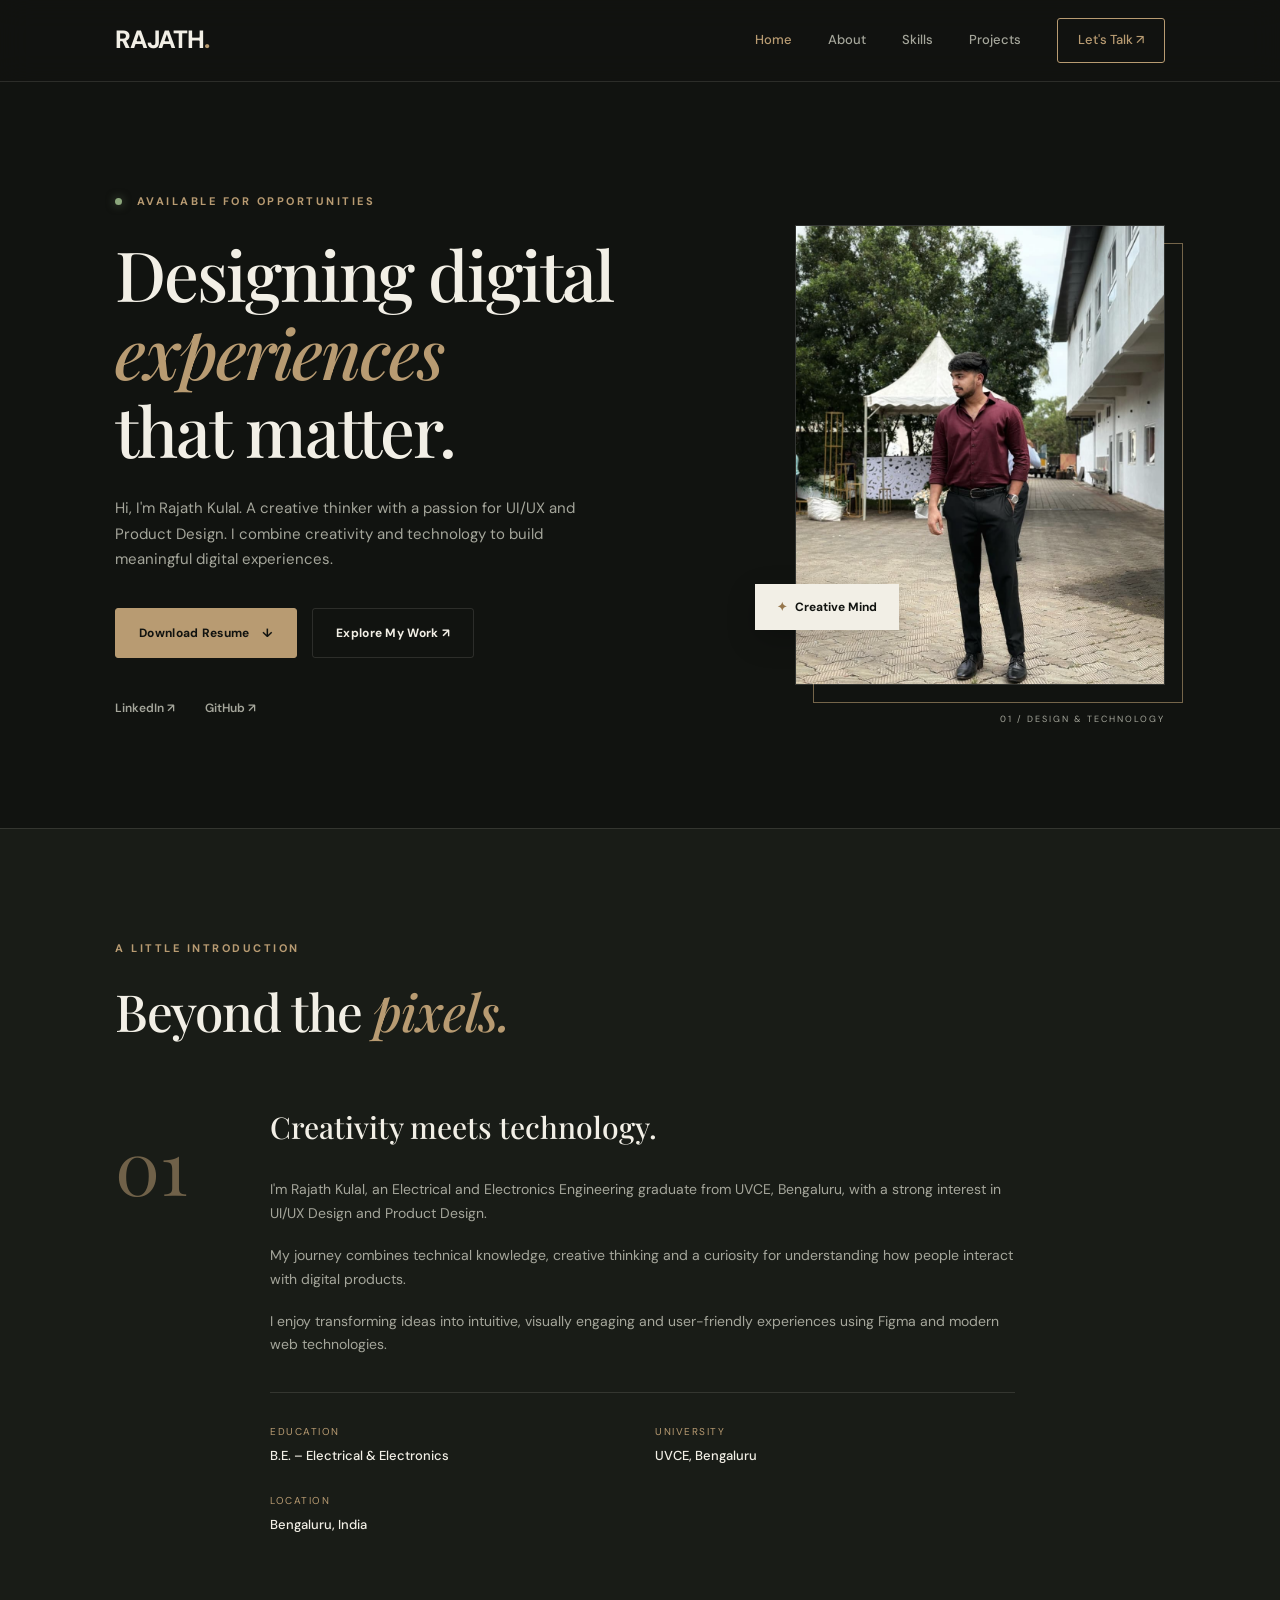
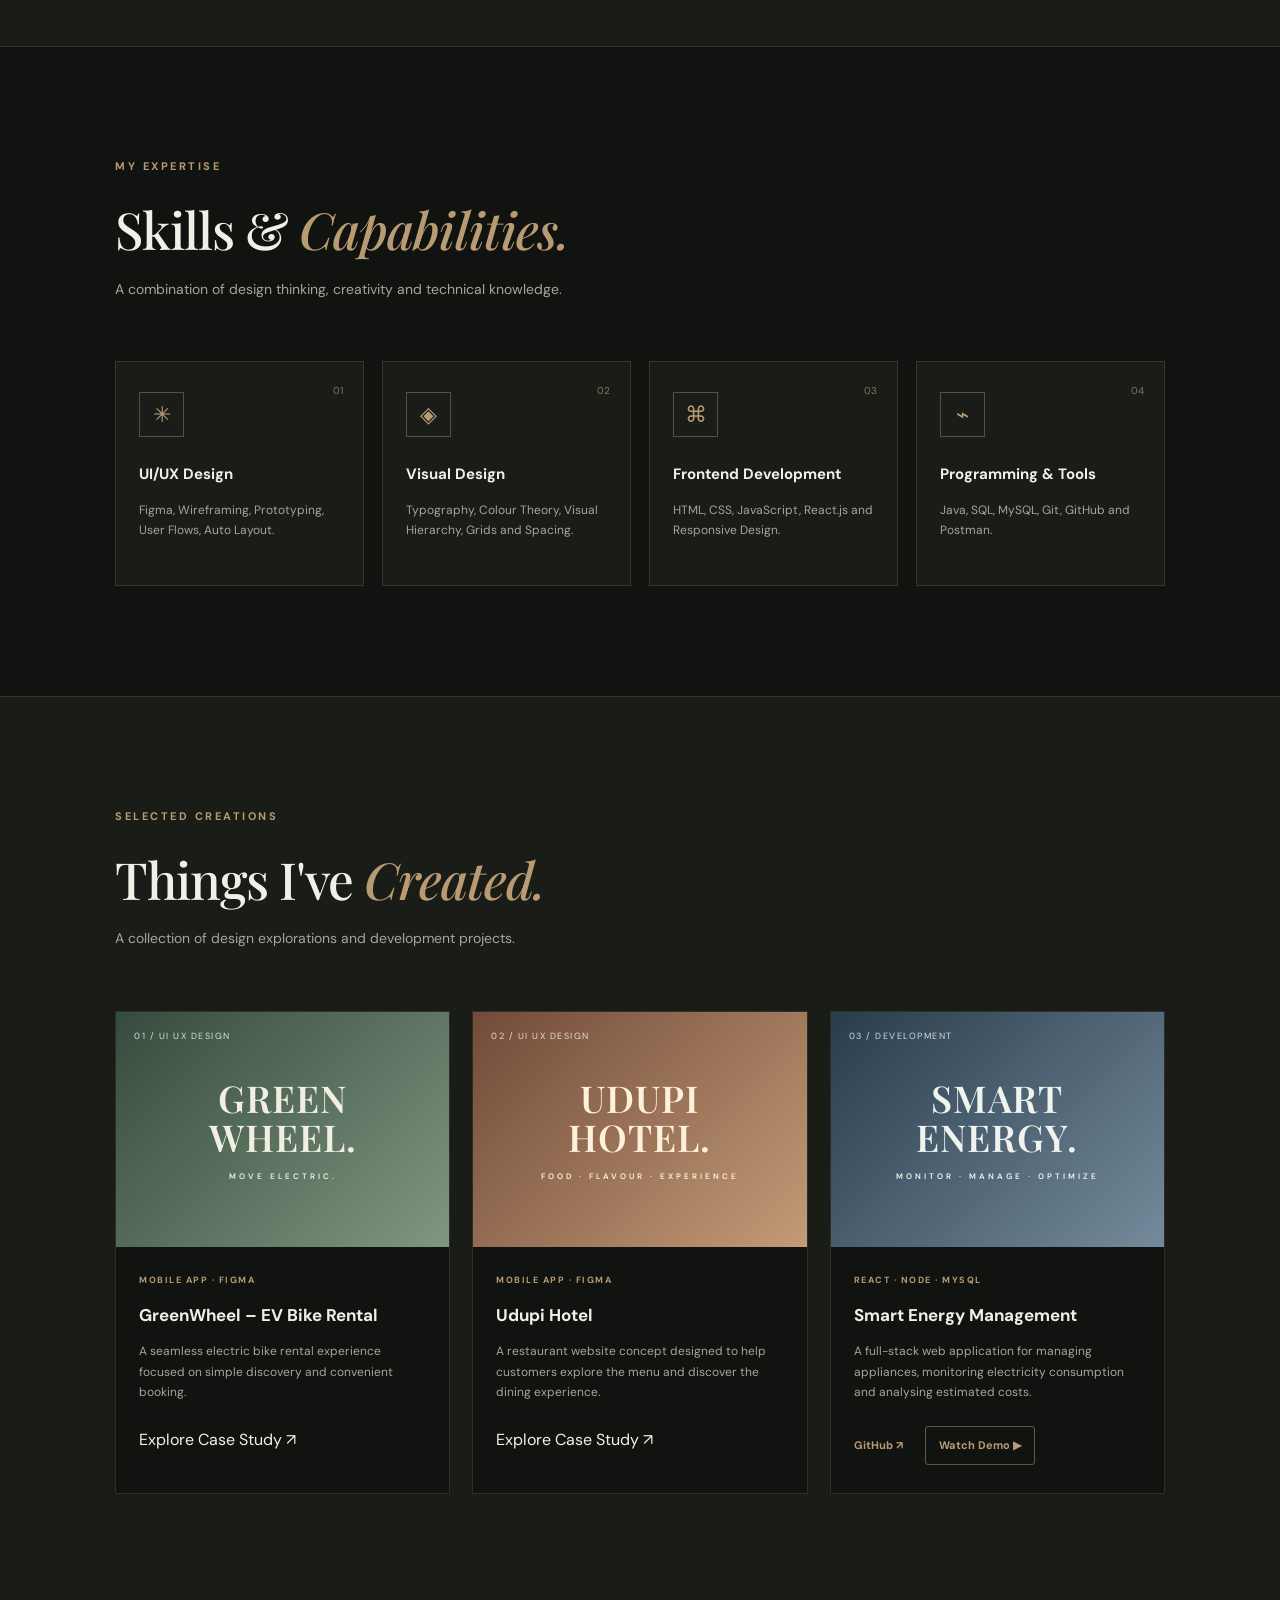
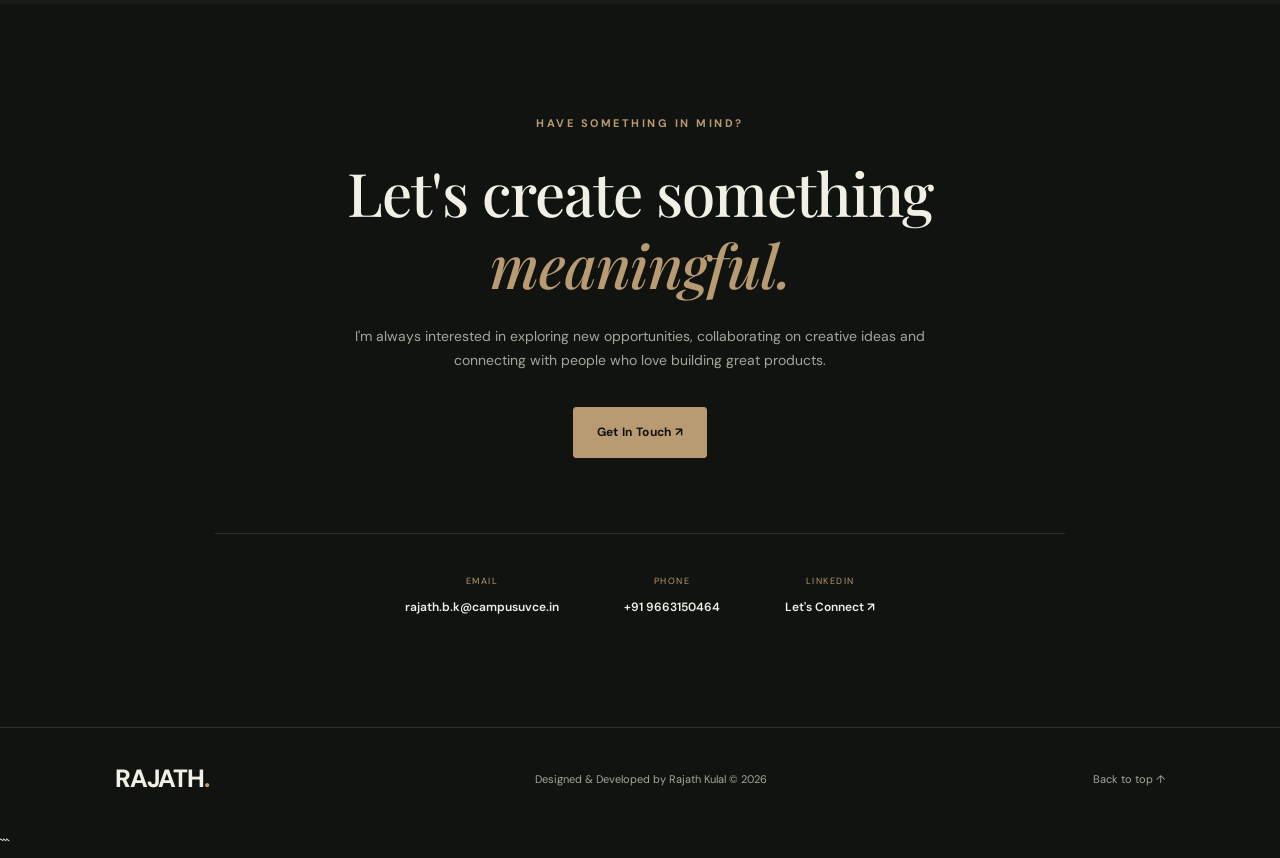
<file: index.html>
<!DOCTYPE html>

<html lang="en">
<head>
    <meta charset="UTF-8">
    <meta name="viewport" content="width=device-width, initial-scale=1.0">

    <title>Rajath Kulal | UI/UX & Product Designer</title>

    <meta name="description" content="Rajath Kulal – UI/UX and Product Designer creating meaningful digital experiences.">

    <link rel="preconnect" href="https://fonts.googleapis.com">
    <link rel="preconnect" href="https://fonts.gstatic.com" crossorigin>

    <link href="https://fonts.googleapis.com/css2?family=DM+Sans:wght@400;500;600;700;800&family=Playfair+Display:wght@500;600;700&display=swap" rel="stylesheet">

    <link rel="stylesheet" href="style.css">
</head>

<body>

<!-- NAVBAR -->
<header class="navbar">
    <a href="#home" class="logo">RAJATH<span>.</span></a>

    <button class="menu-toggle" id="menuToggle"
            aria-label="Toggle navigation"
            aria-expanded="false">
        ☰
    </button>

    <nav id="navMenu">
        <a href="#home" class="active">Home</a>
        <a href="#about">About</a>
        <a href="#skills">Skills</a>
        <a href="#projects">Projects</a>
        <a href="#contact" class="contact-link">Let's Talk ↗</a>
    </nav>
</header>

<main>

<!-- HERO -->
<section class="hero section" id="home">

    <div class="hero-content">

        <p class="eyebrow">
            <span class="status-dot"></span>
            AVAILABLE FOR OPPORTUNITIES
        </p>

        <h1>
            Designing digital
            <span>experiences</span>
            that matter.
        </h1>

        <p class="hero-description">
            Hi, I'm Rajath Kulal. A creative thinker with a passion
            for UI/UX and Product Design. I combine creativity
            and technology to build meaningful digital experiences.
        </p>

        <div class="hero-buttons">
            <a href="files/Rajath_B_Kulal_Resume_UI.pdf" class="btn primary" download>
                Download Resume <span>↓</span>
            </a>

            <a href="#projects" class="btn secondary">
                Explore My Work ↗
            </a>
        </div>

        <div class="social-links">
            <a href="https://www.linkedin.com/in/rajathbkulal/"
               target="_blank" rel="noopener noreferrer">
                LinkedIn ↗
            </a>

            <a href="https://github.com/nukyadirajathkulal-maker"
               target="_blank" rel="noopener noreferrer">
                GitHub ↗
            </a>
        </div>

    </div>

    <div class="hero-image">
        <div class="image-background"></div>

        <img src="images/profile.jpg"
             alt="Portrait of Rajath Kulal">

        <div class="floating-tag">
            <span>✦</span> Creative Mind
        </div>

        <div class="image-caption">
            <span>01 / DESIGN & TECHNOLOGY</span>
        </div>
    </div>

</section>

<!-- ABOUT -->
<section class="section about" id="about">

    <div class="section-heading">
        <p class="eyebrow">A LITTLE INTRODUCTION</p>
        <h2>Beyond the <span>pixels.</span></h2>
    </div>

    <div class="about-content">

        <div class="about-number">01</div>

        <div class="about-text">

            <h3>Creativity meets technology.</h3>

            <p>
                I'm Rajath Kulal, an Electrical and Electronics
                Engineering graduate from UVCE, Bengaluru,
                with a strong interest in UI/UX Design and
                Product Design.
            </p>

            <p>
                My journey combines technical knowledge,
                creative thinking and a curiosity for understanding
                how people interact with digital products.
            </p>

            <p>
                I enjoy transforming ideas into intuitive,
                visually engaging and user-friendly experiences
                using Figma and modern web technologies.
            </p>

            <div class="about-details">
                <div>
                    <span>EDUCATION</span>
                    <strong>B.E. – Electrical & Electronics</strong>
                </div>

                <div>
                    <span>UNIVERSITY</span>
                    <strong>UVCE, Bengaluru</strong>
                </div>

                <div>
                    <span>LOCATION</span>
                    <strong>Bengaluru, India</strong>
                </div>
            </div>

        </div>
    </div>

</section>

<!-- SKILLS -->
<section class="section skills" id="skills">

    <div class="section-heading">
        <p class="eyebrow">MY EXPERTISE</p>
        <h2>Skills & <span>Capabilities.</span></h2>

        <p class="section-description">
            A combination of design thinking, creativity
            and technical knowledge.
        </p>
    </div>

    <div class="skills-grid">

        <article class="skill-card">
            <div class="skill-icon">✳</div>
            <h3>UI/UX Design</h3>
            <p>Figma, Wireframing, Prototyping, User Flows, Auto Layout.</p>
            <span class="skill-number">01</span>
        </article>

        <article class="skill-card">
            <div class="skill-icon">◈</div>
            <h3>Visual Design</h3>
            <p>Typography, Colour Theory, Visual Hierarchy, Grids and Spacing.</p>
            <span class="skill-number">02</span>
        </article>

        <article class="skill-card">
            <div class="skill-icon">⌘</div>
            <h3>Frontend Development</h3>
            <p>HTML, CSS, JavaScript, React.js and Responsive Design.</p>
            <span class="skill-number">03</span>
        </article>

        <article class="skill-card">
            <div class="skill-icon">⌁</div>
            <h3>Programming & Tools</h3>
            <p>Java, SQL, MySQL, Git, GitHub and Postman.</p>
            <span class="skill-number">04</span>
        </article>

    </div>

</section>

<!-- PROJECTS -->
<section class="section projects" id="projects">

    <div class="section-heading">
        <p class="eyebrow">SELECTED CREATIONS</p>
        <h2>Things I've <span>Created.</span></h2>

        <p class="section-description">
            A collection of design explorations
            and development projects.
        </p>
    </div>

    <div class="project-grid">

        <!-- PROJECT 1 -->
        <article class="project-card">

            <div class="project-image greenwheel">
                <span class="project-index">01 / UI UX DESIGN</span>

                <div class="project-art">
                    <span>GREEN</span>
                    <span>WHEEL.</span>
                    <small>MOVE ELECTRIC.</small>
                </div>
            </div>

            <div class="project-info">
                <p class="project-category">MOBILE APP · FIGMA</p>

                <h3>GreenWheel – EV Bike Rental</h3>

                <p>
                    A seamless electric bike rental experience
                    focused on simple discovery and convenient booking.
                </p>

                <a href="greenwheel-case-study.html" class="project-link">
                    Explore Case Study ↗
                </a>
            </div>

        </article>

        <!-- PROJECT 2 -->
        <article class="project-card">

            <div class="project-image hotel">
                <span class="project-index">02 / UI UX DESIGN</span>

                <div class="project-art">
                    <span>UDUPI</span>
                    <span>HOTEL.</span>
                    <small>FOOD · FLAVOUR · EXPERIENCE</small>
                </div>
            </div>

            <div class="project-info">
                <p class="project-category">MOBILE APP · FIGMA</p>

                <h3>Udupi Hotel</h3>

                <p>
                    A restaurant website concept designed to
                    help customers explore the menu and discover
                    the dining experience.
                </p>

                <a href="hotel-case-study.html" class="project-link">
                    Explore Case Study ↗
                </a>
            </div>

        </article>

        <!-- PROJECT 3 -->
        <article class="project-card">

            <div class="project-image energy">
                <span class="project-index">03 / DEVELOPMENT</span>

                <div class="project-art">
                    <span>SMART</span>
                    <span>ENERGY.</span>
                    <small>MONITOR · MANAGE · OPTIMIZE</small>
                </div>
            </div>

            <div class="project-info">
                <p class="project-category">REACT · NODE · MYSQL</p>

                <h3>Smart Energy Management</h3>

                <p>
                    A full-stack web application for managing
                    appliances, monitoring electricity consumption
                    and analysing estimated costs.
                </p>

                <div class="project-actions">

                    <a href="https://github.com/nukyadirajathkulal-maker/Smart-Electrical-Load-Energy-Management-System"
                       target="_blank"
                       rel="noopener noreferrer"
                       class="project-link">
                        GitHub ↗
                    </a>

                    <a href="https://drive.google.com/file/d/1CGxaCEB2eoxXncedmBvaGowX8v4RHBEO/view?usp=sharing"
                       target="_blank"
                       rel="noopener noreferrer"
                       class="project-link demo-link">
                        Watch Demo ▶
                    </a>

                </div>
            </div>

        </article>

    </div>

</section>

<!-- CONTACT -->
<section class="section contact" id="contact">

    <div class="contact-inner">

        <p class="eyebrow">HAVE SOMETHING IN MIND?</p>

        <h2>
            Let's create something
            <span>meaningful.</span>
        </h2>

        <p class="contact-description">
            I'm always interested in exploring new opportunities,
            collaborating on creative ideas and connecting
            with people who love building great products.
        </p>

        <a href="mailto:YOUR_EMAIL@gmail.com"
           class="btn primary">
            Get In Touch ↗
        </a>

        <div class="contact-details">

            <div>
                <span>EMAIL</span>
                <a href="mailto:rajath.b.k@campusuvce.in">
                    rajath.b.k@campusuvce.in
                </a>
            </div>

            <div>
                <span>PHONE</span>
                <a href="tel:+919663150464">
                    +91 9663150464
                </a>
            </div>

            <div>
                <span>LINKEDIN</span>
                <a href="https://www.linkedin.com/in/rajathbkulal/"
                   target="_blank" rel="noopener noreferrer">
                    Let's Connect ↗
                </a>
            </div>

        </div>

    </div>

</section>

</main>

<!-- FOOTER -->
<footer>

    <a href="#home" class="logo">RAJATH<span>.</span></a>

    <p>Designed & Developed by Rajath Kulal © 2026</p>

    <a href="#home" class="back-top">
        Back to top ↑
    </a>

</footer>

<script src="script.js"></script>

</body>
</html>
```
</file>
<file: style.css>
/* =========================
   GLOBAL
========================= */

* {
    margin: 0;
    padding: 0;
    box-sizing: border-box;
}

:root {
    --bg: #111310;
    --surface: #191c17;
    --surface-light: #20241e;
    --cream: #f2efe6;
    --gold: #b89b72;
    --muted: #a5a69b;
    --border: rgba(242,239,230,0.12);
    --font-heading: 'Playfair Display', serif;
    --font-body: 'DM Sans', sans-serif;
}

html {
    scroll-behavior: smooth;
}

body {
    font-family: var(--font-body);
    background: var(--bg);
    color: var(--cream);
    line-height: 1.7;
}

a {
    color: inherit;
    text-decoration: none;
}

button {
    font: inherit;
}

.section {
    padding: 110px 9%;
    scroll-margin-top: 75px;
}

/* =========================
   NAVBAR
========================= */

.navbar {
    height: 82px;
    padding: 0 9%;
    display: flex;
    justify-content: space-between;
    align-items: center;
    position: sticky;
    top: 0;
    z-index: 100;
    background: rgba(17,19,16,0.94);
    backdrop-filter: blur(15px);
    border-bottom: 1px solid var(--border);
}

.logo {
    font-size: 25px;
    font-weight: 800;
    letter-spacing: -1px;
}

.logo span {
    color: var(--gold);
}

.navbar nav {
    display: flex;
    align-items: center;
    gap: 36px;
}

.navbar nav a {
    font-size: 13px;
    font-weight: 500;
    color: var(--muted);
    transition: 0.3s;
}

.navbar nav a:hover,
.navbar nav a.active {
    color: var(--gold);
}

.navbar nav .contact-link {
    padding: 10px 20px;
    border: 1px solid var(--gold);
    color: var(--gold);
    border-radius: 3px;
}

.navbar nav .contact-link:hover {
    background: var(--gold);
    color: var(--bg);
}

.menu-toggle {
    display: none;
    background: none;
    border: none;
    color: var(--cream);
    font-size: 26px;
    cursor: pointer;
}

/* =========================
   HERO
========================= */

.hero {
    min-height: 700px;
    display: flex;
    justify-content: space-between;
    align-items: center;
    gap: 80px;
}

.hero-content {
    flex: 1;
}

.eyebrow {
    color: var(--gold);
    font-size: 11px;
    font-weight: 700;
    letter-spacing: 2.5px;
    margin-bottom: 23px;
}

.status-dot {
    display: inline-block;
    width: 7px;
    height: 7px;
    background: #8ca77c;
    border-radius: 50%;
    margin-right: 9px;
    box-shadow: 0 0 10px rgba(140,167,124,0.5);
}

.hero h1 {
    font-family: var(--font-heading);
    font-size: clamp(48px, 5.4vw, 76px);
    line-height: 1.13;
    font-weight: 500;
    letter-spacing: -2px;
    max-width: 700px;
}

.hero h1 span {
    color: var(--gold);
    font-style: italic;
    display: block;
}

.hero-description {
    max-width: 500px;
    color: var(--muted);
    font-size: 15px;
    margin: 28px 0 35px;
}

.hero-buttons {
    display: flex;
    flex-wrap: wrap;
    gap: 15px;
}

.btn {
    display: inline-flex;
    align-items: center;
    justify-content: center;
    gap: 12px;
    padding: 14px 23px;
    font-size: 12px;
    font-weight: 700;
    letter-spacing: 0.3px;
    transition: 0.3s;
    border-radius: 3px;
}

.primary {
    background: var(--gold);
    color: var(--bg);
    border: 1px solid var(--gold);
}

.primary:hover {
    background: transparent;
    color: var(--gold);
    transform: translateY(-3px);
}

.secondary {
    border: 1px solid var(--border);
    color: var(--cream);
}

.secondary:hover {
    border-color: var(--gold);
    color: var(--gold);
}

.social-links {
    display: flex;
    gap: 30px;
    margin-top: 40px;
}

.social-links a {
    font-size: 12px;
    font-weight: 600;
    color: var(--muted);
    transition: 0.3s;
}

.social-links a:hover {
    color: var(--gold);
}

/* =========================
   HERO IMAGE
========================= */

.hero-image {
    width: 370px;
    height: 460px;
    flex-shrink: 0;
    position: relative;
}

.image-background {
    position: absolute;
    inset: 18px -18px -18px 18px;
    border: 1px solid var(--gold);
    opacity: 0.6;
}

.hero-image img {
    position: relative;
    width: 100%;
    height: 100%;
    object-fit: cover;
    object-position: center;
    filter: saturate(0.85);
    border: 1px solid rgba(242,239,230,0.15);
}

.floating-tag {
    position: absolute;
    bottom: 55px;
    left: -40px;
    background: var(--cream);
    color: var(--bg);
    padding: 13px 22px;
    font-size: 12px;
    font-weight: 700;
    box-shadow: 0 10px 30px rgba(0,0,0,0.2);
}

.floating-tag span {
    color: #96764c;
    margin-right: 5px;
}

.image-caption {
    position: absolute;
    bottom: -42px;
    right: 0;
    color: var(--muted);
    font-size: 9px;
    letter-spacing: 2px;
}

/* =========================
   SECTION HEADINGS
========================= */

.section-heading {
    margin-bottom: 60px;
}

.section-heading h2,
.contact h2 {
    font-family: var(--font-heading);
    font-size: clamp(36px, 4vw, 52px);
    font-weight: 500;
    letter-spacing: -1px;
    line-height: 1.2;
}

.section-heading h2 span,
.contact h2 span {
    color: var(--gold);
    font-style: italic;
}

.section-description {
    max-width: 530px;
    color: var(--muted);
    margin-top: 17px;
    font-size: 14px;
}

/* =========================
   ABOUT
========================= */

.about {
    background: var(--surface);
    border-top: 1px solid var(--border);
    border-bottom: 1px solid var(--border);
}

.about-content {
    display: grid;
    grid-template-columns: 120px 1fr;
    gap: 35px;
    max-width: 900px;
}

.about-number {
    font-family: var(--font-heading);
    font-size: 75px;
    color: var(--gold);
    opacity: 0.55;
}

.about-text h3 {
    font-family: var(--font-heading);
    font-size: 30px;
    font-weight: 500;
    margin-bottom: 25px;
}

.about-text p {
    color: var(--muted);
    font-size: 14px;
    margin-bottom: 18px;
    max-width: 750px;
}

.about-details {
    display: grid;
    grid-template-columns: repeat(2, 1fr);
    gap: 25px;
    margin-top: 35px;
    padding-top: 30px;
    border-top: 1px solid var(--border);
}

.about-details div {
    display: flex;
    flex-direction: column;
    gap: 5px;
}

.about-details span {
    color: var(--gold);
    font-size: 10px;
    letter-spacing: 1.5px;
}

.about-details strong {
    font-size: 13px;
    font-weight: 500;
}

/* =========================
   SKILLS
========================= */

.skills-grid {
    display: grid;
    grid-template-columns: repeat(4, 1fr);
    gap: 18px;
}

.skill-card {
    background: var(--surface);
    border: 1px solid var(--border);
    padding: 30px 23px;
    position: relative;
    min-height: 225px;
    transition: 0.35s;
}

.skill-card:hover {
    border-color: var(--gold);
    transform: translateY(-6px);
    background: var(--surface-light);
}

.skill-icon {
    width: 45px;
    height: 45px;
    display: grid;
    place-items: center;
    color: var(--gold);
    border: 1px solid rgba(184,155,114,0.4);
    font-size: 22px;
    margin-bottom: 25px;
}

.skill-card h3 {
    font-size: 15px;
    margin-bottom: 12px;
}

.skill-card p {
    font-size: 12px;
    color: var(--muted);
}

.skill-number {
    position: absolute;
    top: 20px;
    right: 20px;
    font-size: 10px;
    color: var(--gold);
    opacity: 0.7;
}

/* =========================
   PROJECTS
========================= */

.projects {
    background: var(--surface);
    border-top: 1px solid var(--border);
}

.project-grid {
    display: grid;
    grid-template-columns: repeat(3, 1fr);
    gap: 22px;
}

.project-card {
    background: var(--bg);
    border: 1px solid var(--border);
    overflow: hidden;
    transition: 0.35s;
}

.project-card:hover {
    transform: translateY(-7px);
    border-color: var(--gold);
}

.project-image {
    height: 235px;
    position: relative;
    display: flex;
    align-items: center;
    justify-content: center;
    overflow: hidden;
}

.project-index {
    position: absolute;
    top: 17px;
    left: 18px;
    font-size: 9px;
    letter-spacing: 1.5px;
    color: rgba(255,255,255,0.8);
}

.project-art {
    display: flex;
    flex-direction: column;
    align-items: center;
    font-family: var(--font-heading);
    font-size: 37px;
    font-weight: 600;
    line-height: 1.05;
    letter-spacing: 1px;
    text-align: center;
    transition: 0.4s;
}

.project-card:hover .project-art {
    transform: scale(1.06);
}

.project-art small {
    font-family: var(--font-body);
    font-size: 8px;
    letter-spacing: 3px;
    margin-top: 16px;
}

.greenwheel {
    background: linear-gradient(135deg, #354b3d, #809681);
    color: #f1eee2;
}

.hotel {
    background: linear-gradient(135deg, #704b39, #c49b77);
    color: #fff0db;
}

.energy {
    background: linear-gradient(135deg, #293c4b, #738b9c);
    color: #eff4ef;
}

.project-info {
    padding: 26px 23px 28px;
}

.project-category {
    color: var(--gold);
    font-size: 9px;
    font-weight: 700;
    letter-spacing: 1.5px;
}

.project-info h3 {
    font-size: 17px;
    margin: 12px 0;
}

.project-info > p:not(.project-category) {
    color: var(--muted);
    font-size: 12px;
    min-height: 65px;
    margin-bottom: 20px;
}

/* PROJECT ACTION BUTTONS */

.project-actions {
    display: flex;
    align-items: center;
    flex-wrap: wrap;
    gap: 22px;
    margin-top: 20px;
}

.project-actions .project-link {
    display: inline-flex;
    align-items: center;
    gap: 6px;
    color: var(--gold);
    font-size: 11px;
    font-weight: 700;
    transition: 0.3s ease;
}

.project-actions .project-link:hover {
    color: var(--cream);
    transform: translateY(-3px);
}

.demo-link {
    border: 1px solid rgba(184,155,114,0.5);
    padding: 9px 13px;
    border-radius: 3px;
}

.demo-link:hover {
    background: var(--gold);
    color: var(--bg) !important;
    border-color: var(--gold);
}

/* =========================
   CONTACT
========================= */

.contact {
    text-align: center;
}

.contact-inner {
    max-width: 850px;
    margin: auto;
}

.contact h2 {
    font-size: clamp(38px, 5vw, 60px);
    margin-bottom: 25px;
}

.contact-description {
    max-width: 600px;
    margin: 0 auto 35px;
    font-size: 14px;
    color: var(--muted);
}

.contact-details {
    display: flex;
    justify-content: center;
    flex-wrap: wrap;
    gap: 65px;
    margin-top: 75px;
    padding-top: 40px;
    border-top: 1px solid var(--border);
}

.contact-details div {
    display: flex;
    flex-direction: column;
    gap: 8px;
}

.contact-details span {
    color: var(--gold);
    font-size: 9px;
    letter-spacing: 1.5px;
}

.contact-details a {
    font-size: 12px;
    font-weight: 600;
    color: var(--cream);
    transition: 0.3s;
}

.contact-details a:hover {
    color: var(--gold);
}

/* =========================
   FOOTER
========================= */

footer {
    padding: 30px 9%;
    display: flex;
    justify-content: space-between;
    align-items: center;
    gap: 20px;
    border-top: 1px solid var(--border);
}

footer p,
footer .back-top {
    color: var(--muted);
    font-size: 11px;
}

footer .back-top:hover {
    color: var(--gold);
}

/* =========================
   RESPONSIVE
========================= */

@media (max-width: 1050px) {

    .section,
    .navbar {
        padding-left: 6%;
        padding-right: 6%;
    }

    .hero {
        gap: 45px;
    }

    .hero-image {
        width: 310px;
        height: 410px;
    }

    .skills-grid {
        grid-template-columns: repeat(2, 1fr);
    }

    .project-grid {
        grid-template-columns: repeat(2, 1fr);
    }
}

@media (max-width: 700px) {

    .navbar {
        height: 70px;
    }

    .menu-toggle {
        display: block;
    }

    .navbar nav {
        display: none;
        position: absolute;
        top: 70px;
        left: 0;
        width: 100%;
        background: var(--surface);
        padding: 25px 6%;
        flex-direction: column;
        align-items: flex-start;
        gap: 22px;
        border-bottom: 1px solid var(--border);
    }

    .navbar nav.show {
        display: flex;
    }

    .hero {
        flex-direction: column-reverse;
        text-align: center;
        padding-top: 70px;
        gap: 55px;
    }

    .hero-content {
        width: 100%;
    }

    .hero h1 {
        font-size: 46px;
    }

    .hero-description {
        margin-left: auto;
        margin-right: auto;
    }

    .hero-buttons,
    .social-links {
        justify-content: center;
    }

    .hero-image {
        width: 245px;
        height: 310px;
    }

    .floating-tag {
        left: -25px;
    }

    .image-caption {
        bottom: -35px;
    }

    .section {
        padding: 80px 6%;
    }

    .section-heading h2 {
        font-size: 38px;
    }

    .about-content {
        grid-template-columns: 1fr;
        gap: 5px;
    }

    .about-number {
        font-size: 45px;
    }

    .about-details {
        grid-template-columns: 1fr;
    }

    .skills-grid,
    .project-grid {
        grid-template-columns: 1fr;
    }

    .skill-card {
        min-height: 190px;
    }

    .project-image {
        height: 220px;
    }

    .project-actions {
        gap: 15px;
    }

    .contact-details {
        flex-direction: column;
        align-items: center;
        gap: 28px;
    }

    footer {
        flex-direction: column;
        text-align: center;
        padding: 35px 6%;
    }
}

@media (prefers-reduced-motion: reduce) {
    html {
        scroll-behavior: auto;
    }

    *,
    *::before,
    *::after {
        transition-duration: 0.01ms !important;
    }
}
</file>
